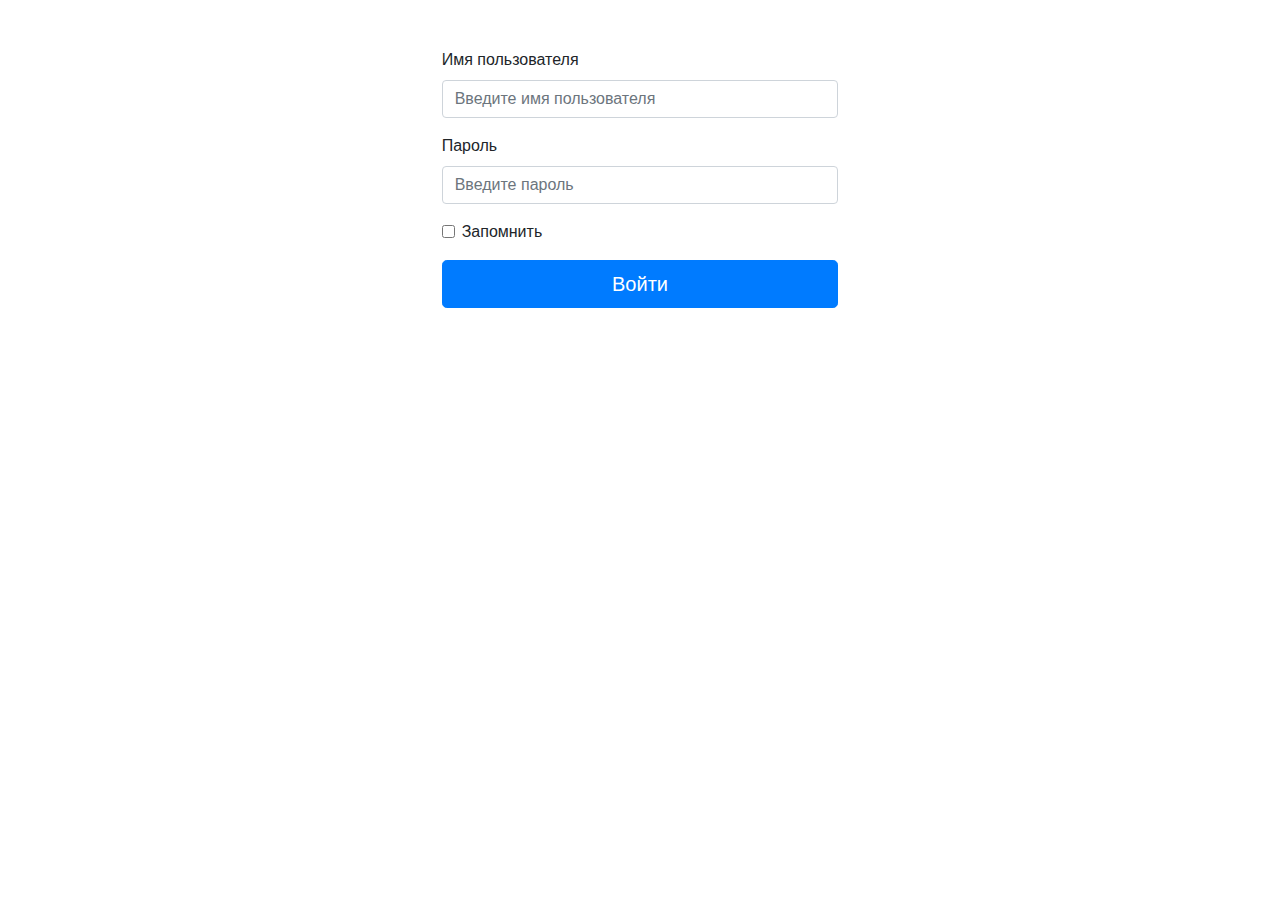
<file: client/index.html>
<!doctype html>
<html lang="ru">

<head>
	<title>Medical ERP</title>
	<meta charset="utf-8">
	<meta name="viewport" content="width=device-width, initial-scale=1, shrink-to-fit=no">
	<link rel="stylesheet" href="vendor/bootstrap/4.3.1/css/bootstrap.min.css">
	<link rel="stylesheet" href="vendor/fontawesome/5.8.1/css/fontawesome.css">
	<link rel="stylesheet" href="css/main.css">
	<link rel="icon" href="favicon.ico">
</head>

<body>

  <div id="app"></div>

	<!-- Vendor JavaScript -->
	<script src="vendor/jquery/3.4.0/jquery-3.4.0.slim.min.js"></script>
	<script src="vendor/bootstrap/4.3.1/js/bootstrap.bundle.min.js"></script>
	<script src="vendor/vue/2.6.10/vue.js"></script>
	<!-- Production version
    <script src="vendor/vue/2.6.10/vue.min.js"></script>
	-->
	<script src="vendor/moment/2.24/moment.min.js"></script>
	<script src="vendor/moment/2.22/ru.js"></script>
	<script src="vendor/vue-cookies/1.5.13/vue-cookies.js"></script>

	<script src="js/utils.js"></script>
	<script src="js/api.js"></script>
	<script src="js/components/calendar.js"></script>
  <script src="js/components/login.js"></script>
	<script src="js/components/user-info.js"></script>
	<script src="js/components/post-radios.js"></script>
	<script src="js/components/record.js"></script>
	<script src="js/components/week-days.js"></script>
	<script src="js/components/schedule-table.js"></script>
  <script src="js/components/registration.js"></script>
  <script src="js/app.js"></script>

	<script type="text/javascript">
		$(function() {
			$('[data-toggle="tooltip"]').tooltip()
		})
	</script>

</body>

</html>
</file>
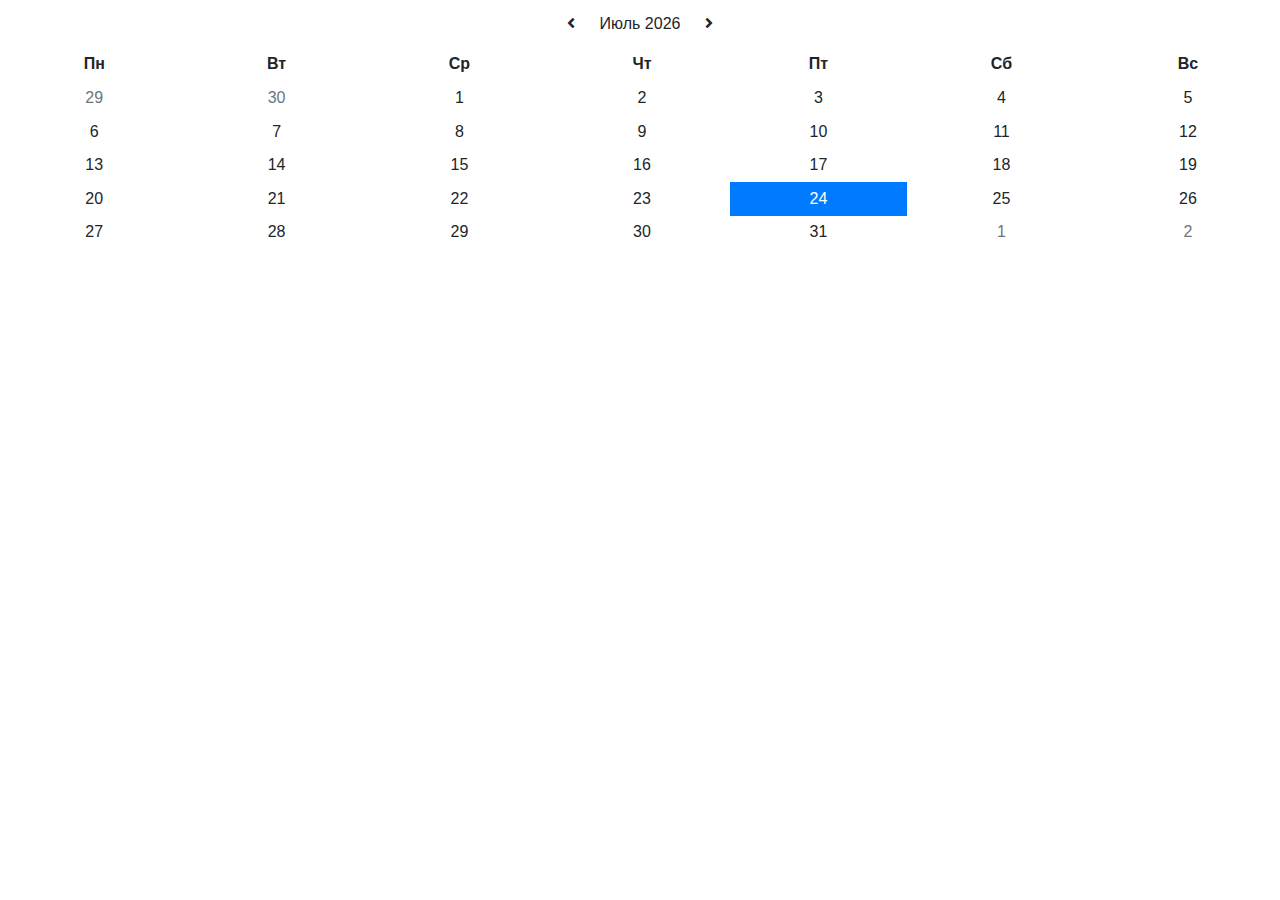
<file: markup/calendar.html>
<!doctype html>
<html lang="ru">

<head>
	<title>Medical ERP</title>
	<meta charset="utf-8">
	<meta name="viewport" content="width=device-width, initial-scale=1, shrink-to-fit=no">
	<link rel="stylesheet" href="vendor/bootstrap/4.3.1/css/bootstrap.min.css">
	<link rel="stylesheet" href="vendor/fontawesome/5.8.1/css/fontawesome.css">
	<link rel="stylesheet" href="css/main.css">
	<link rel="icon" href="favicon.ico">
</head>

<body>
	<div id="app">
		<calendar></calendar>
	</div>

	<!-- Vendor JavaScript -->
	<script src="vendor/jquery/3.4.0/jquery-3.4.0.slim.min.js"></script>
	<script src="vendor/bootstrap/4.3.1/js/bootstrap.bundle.min.js"></script>
	<script src="vendor/vue/2.6.10/vue.js"></script>
	<!-- Production version
    <script src="vendor/vue/2.6.10/vue.min.js"></script>
	-->
	<script src="vendor/moment/2.24/moment.min.js"></script>
	<script src="vendor/moment/2.22/ru.js"></script>

	<script src="js/utils.js"></script>

	<script src="js/components/calendar.js"></script>
	<script>
		'use strict';

		const app = new Vue({
			el: '#app',
		});
	</script>
</body>

</html>
</file>
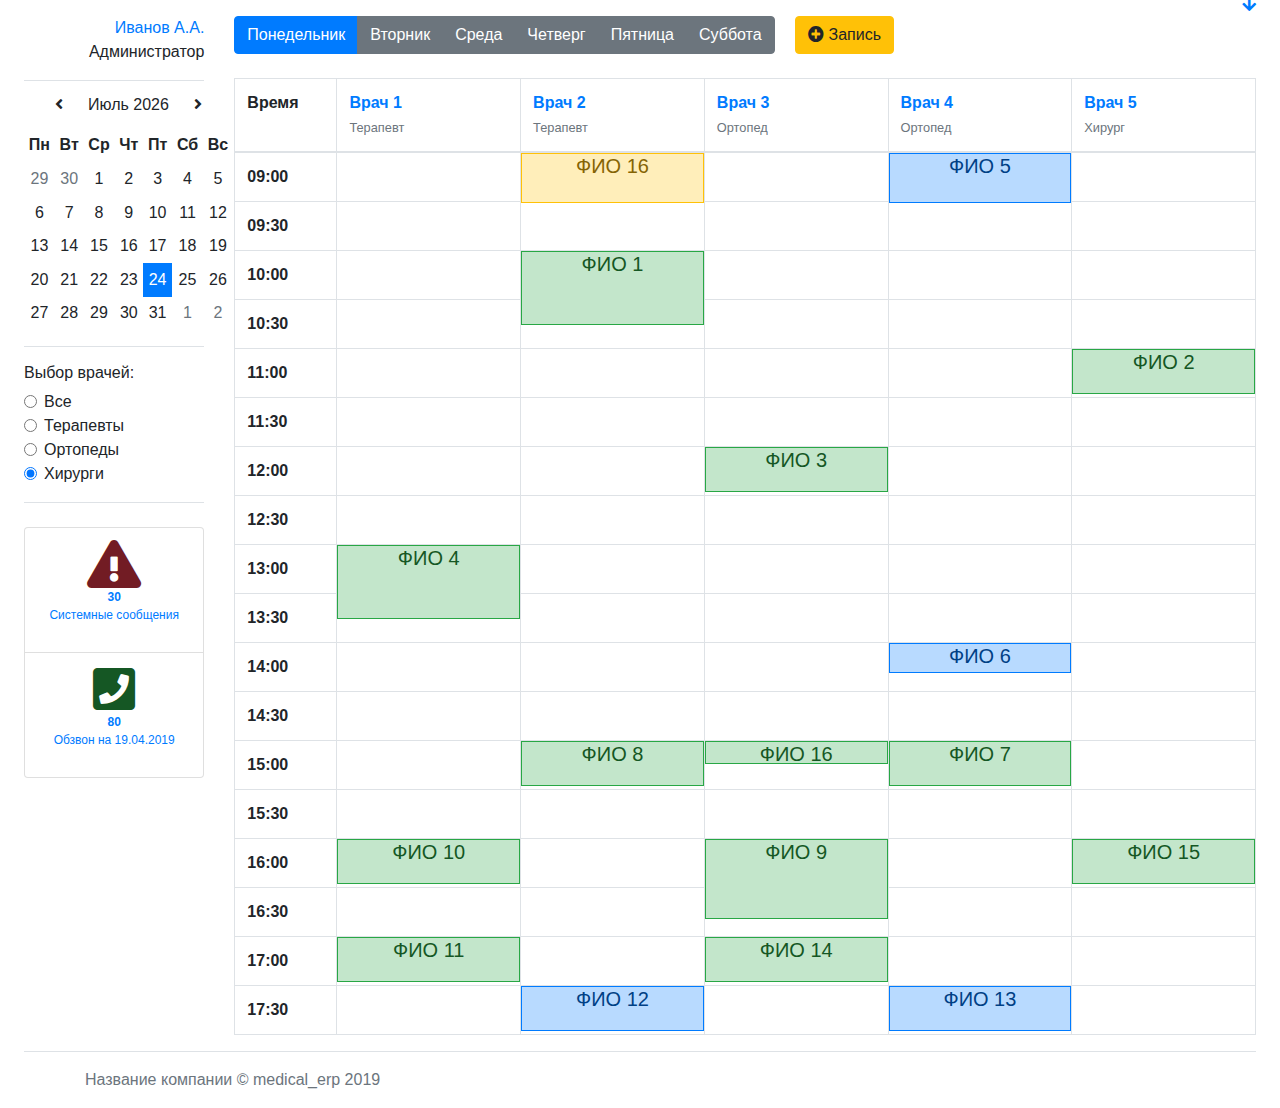
<file: markup/index_day.html>
<!doctype html>
<html lang="ru">

<head>
	<title>Medical ERP</title>
	<meta charset="utf-8">
	<meta name="viewport" content="width=device-width, initial-scale=1, shrink-to-fit=no">
	<link rel="stylesheet" href="vendor/bootstrap/4.3.1/css/bootstrap.min.css">
	<link rel="stylesheet" href="vendor/fontawesome/5.8.1/css/fontawesome.css">
	<link rel="stylesheet" href="css/main.css">
	<link rel="icon" href="favicon.ico">
</head>

<body class="d-flex flex-column h-100">

	<div id="app" class="px-4">

		<!--header start-->
		<header class=" hover ">
			<div class="row bg-white border-bottom">
				<div class="container">
					<h4 class="my-0 mr-md-auto font-weight-normal float-left">Название компании</h4>
					<nav class="float-right">
						<ol class="breadcrumb-med">
							<li class="breadcrumb-item"><a href="#">Главная</a></li>
							<li class="breadcrumb-item active" aria-current="page">Дневное расписание</li>
						</ol>
					</nav>
					<div class="clearfix"></div>
				</div>
			</div>
			<i class="fas fa-arrow-down float-right mr-5 text-primary"></i>
		</header>
		<!--header end-->
		<!--content start-->
		<main role="main" class="flex-shrink-0">
			<div class="row mt-3">

				<div class="col-12 col-md-2">
					<div class="border-bottom text-right">
						<a href="#" title="" alt="">Иванов А.А.</a>
						<p>Администратор</p>
					</div>
					<div class=" border-bottom box-shadow">
						<calendar></calendar>
					</div>
					<!--calendar-->
					<div class="border-bottom box-shadow py-3">
						<h6 class="font-weight-normal">Выбор врачей:</h6>
						<form>
							<div class="form-check">
								<input class="form-check-input" type="radio" name="exampleRadios" id="exampleRadios1" value="option1" checked>
								<label class="form-check-label" for="exampleRadios1">
									Все
								</label>
							</div>
							<div class="form-check">
								<input class="form-check-input" type="radio" name="exampleRadios" id="exampleRadios1" value="option1" checked>
								<label class="form-check-label" for="exampleRadios1">
									Терапевты
								</label>
							</div>
							<div class="form-check">
								<input class="form-check-input" type="radio" name="exampleRadios" id="exampleRadios1" value="option1" checked>
								<label class="form-check-label" for="exampleRadios1">
									Ортопеды
								</label>
							</div>
							<div class="form-check">
								<input class="form-check-input" type="radio" name="exampleRadios" id="exampleRadios1" value="option1" checked>
								<label class="form-check-label" for="exampleRadios1">
									Хирурги
								</label>
							</div>
						</form>
					</div>
					<!--фильтр-->

					<div class="mt-4 mb-2">
						<ul class="list-group notice text-center">
							<li class="list-group-item danger">
								<a href="#" title="" alt="" data-toggle="modal" data-target="#danger_notice">
									<p class="mb-0"><i class="fas fa-exclamation-triangle"></i></p>
									<p class="mb-0"><span>30</span></p>
									<p>Системные сообщения</p>
								</a>
							</li>
							<li class="list-group-item phone">
								<a href="#" title="" alt="" data-toggle="modal" data-target="#phone_notice">
									<p class="mb-0"><i class="fas fa-phone-square"></i></p>
									<p class="mb-0"><span>80</span></p>
									<p>Обзвон на 19.04.2019</p>
								</a>
							</li>
						</ul>

						<div class="modal fade" id="danger_notice" tabindex="-1" role="dialog" aria-labelledby="danger_notice" aria-hidden="true">
							<div class="modal-dialog modal-dialog-centered" role="document">
								<div class="modal-content">
									<div class="modal-header">
										<h5 class="modal-title" id="exampleModalLongTitle">Системные сообщения</h5>
										<button type="button" class="close" data-dismiss="modal" aria-label="Close">
											<span aria-hidden="true">&times;</span>
										</button>
									</div>
									<div class="modal-body">
										<ul class="list-group">
											<li class="list-group-item list-group-item-info">Оценка производительности 5</li>
											<li class="list-group-item list-group-item-danger">Обновление программы давно не выполнялось</li>
											<li class="list-group-item list-group-item-warning">Архивирование ИБ давно не выполнялось</li>
										</ul>
									</div>
									<div class="modal-footer">
										<button type="button" class="btn btn-secondary" data-dismiss="modal">Закрыть</button>
									</div>
								</div>
							</div>
						</div>

						<div class="modal fade" id="phone_notice" tabindex="-1" role="dialog" aria-labelledby="phone_notice" aria-hidden="true">
							<div class="modal-dialog modal-dialog-centered" role="document">
								<div class="modal-content">
									<div class="modal-header">
										<h5 class="modal-title" id="exampleModalLongTitle">Обзвон на 19.04.2019</h5>
										<button type="button" class="close" data-dismiss="modal" aria-label="Close">
											<span aria-hidden="true">&times;</span>
										</button>
									</div>
									<div class="modal-body">
										<ul class="list-group">
											<li class="list-group-item list-group-item-primary">
												<div class="input-group">
													<div class="m-1">
														<input id="fio1" type="checkbox" aria-label="Checkbox for following text input">
														<label class="m-0" for="fio1">ФИО 1 <strong>8-800-555-55-00</strong></label>
													</div>
												</div>
											</li>
											<li class="list-group-item list-group-item-secondary">
												<div class="input-group">
													<div class="m-1">
														<input id="fio1" type="checkbox" aria-label="Checkbox for following text input">
														<label class="m-0" for="fio1">ФИО 2 <strong>8-800-555-55-00</strong></label>
													</div>
												</div>
											</li>
											<li class="list-group-item list-group-item-success">
												<div class="input-group">
													<div class="m-1">
														<input id="fio1" type="checkbox" aria-label="Checkbox for following text input">
														<label class="m-0" for="fio1">ФИО 3 <strong>8-800-555-55-00</strong></label>
													</div>
												</div>
											</li>
											<li class="list-group-item list-group-item-danger">
												<div class="input-group">
													<div class="m-1">
														<input id="fio1" type="checkbox" aria-label="Checkbox for following text input">
														<label class="m-0" for="fio1">ФИО 4 <strong>8-800-555-55-00</strong></label>
													</div>
												</div>
											</li>
											<li class="list-group-item list-group-item-warning">
												<div class="input-group">
													<div class="m-1">
														<input id="fio1" type="checkbox" aria-label="Checkbox for following text input">
														<label class="m-0" for="fio1">ФИО 5 <strong>8-800-555-55-00</strong></label>
													</div>
												</div>
											</li>
											<li class="list-group-item list-group-item-info">
												<div class="input-group">
													<div class="m-1">
														<input id="fio1" type="checkbox" aria-label="Checkbox for following text input">
														<label class="m-0" for="fio1">ФИО 6 <strong>8-800-555-55-00</strong><label>
													</div>
												</div>
											</li>
											<li class="list-group-item list-group-item-light">
												<div class="input-group">
													<div class="m-1">
														<input id="fio1" type="checkbox" aria-label="Checkbox for following text input">
														<label class="m-0" for="fio1">ФИО 7 <strong>8-800-555-55-00</strong></label>
													</div>
												</div>
											</li>
											<li class="list-group-item list-group-item-dark">
												<div class="input-group">
													<div class="m-1">
														<input id="fio1" type="checkbox" aria-label="Checkbox for following text input">
														<label class="m-0" for="fio1">ФИО 8 <strong>8-800-555-55-00</strong></label>
													</div>
												</div>
											</li>
											<li class="list-group-item list-group-item-primary">
												<div class="input-group">
													<div class="m-1">
														<input id="fio1" type="checkbox" aria-label="Checkbox for following text input">
														<label class="m-0" for="fio1">ФИО 9 <strong>8-800-555-55-00</strong></label>
													</div>
												</div>
											</li>
											<li class="list-group-item list-group-item-secondary">
												<div class="input-group">
													<div class="m-1">
														<input id="fio1" type="checkbox" aria-label="Checkbox for following text input">
														<label class="m-0" for="fio1">ФИО 10 <strong>8-800-555-55-00</strong></label>
													</div>
												</div>
											</li>
											<li class="list-group-item list-group-item-success">
												<div class="input-group">
													<div class="m-1">
														<input id="fio1" type="checkbox" aria-label="Checkbox for following text input">
														<label class="m-0" for="fio1">ФИО 11 <strong>8-800-555-55-00</strong></label>
													</div>
												</div>
											</li>
											<li class="list-group-item list-group-item-danger">
												<div class="input-group">
													<div class="m-1">
														<input id="fio1" type="checkbox" aria-label="Checkbox for following text input">
														<label class="m-0" for="fio1">ФИО 12 <strong>8-800-555-55-00</strong></label>
													</div>
												</div>
											</li>
											<li class="list-group-item list-group-item-warning">
												<div class="input-group">
													<div class="m-1">
														<input id="fio1" type="checkbox" aria-label="Checkbox for following text input">
														<label class="m-0" for="fio1">ФИО 13 <strong>8-800-555-55-00</strong></label>
													</div>
												</div>
											</li>
											<li class="list-group-item list-group-item-info">
												<div class="input-group">
													<div class="m-1">
														<input id="fio1" type="checkbox" aria-label="Checkbox for following text input">
														<label class="m-0" for="fio1">ФИО 14 <strong>8-800-555-55-00</strong></label>
													</div>
												</div>
											</li>
											<li class="list-group-item list-group-item-light">
												<div class="input-group">
													<div class="m-1">
														<input id="fio1" type="checkbox" aria-label="Checkbox for following text input">
														<label class="m-0" for="fio1">ФИО 15 <strong>8-800-555-55-00</strong></label>
													</div>
												</div>
											</li>
											<li class="list-group-item list-group-item-dark">
												<div class="input-group">
													<div class="m-1">
														<input id="fio1" type="checkbox" aria-label="Checkbox for following text input">
														<label class="m-0" for="fio1">ФИО 16 <strong>8-800-555-55-00</strong></label>
													</div>
												</div>
											</li>
										</ul>
									</div>
									<div class="modal-footer">
										<button type="button" class="btn btn-secondary" data-dismiss="modal">Закрыть</button>
									</div>
								</div>
							</div>
						</div>
					</div>
				</div>

				<div class="col-12 col-md-10 ">
					<div class="w-100">
						<span class="btn-group">
							<button type="button" class="btn btn-primary ">Понедельник</button>
							<button type="button" class="btn btn-secondary ">Вторник</button>
							<button type="button" class="btn btn-secondary ">Среда</button>
							<button type="button" class="btn btn-secondary ">Четверг</button>
							<button type="button" class="btn btn-secondary ">Пятница</button>
							<button type="button" class="btn btn-secondary ">Суббота</button>
						</span>
						<button type="button" class="btn btn-warning ml-3" data-toggle="modal" data-target="#entry"><i class="fas fa-plus-circle"></i> Запись</button>

						<div class="modal fade" id="entry" tabindex="-1" role="dialog" aria-labelledby="entry" aria-hidden="true">
							<div class="modal-dialog modal-dialog-centered" role="document">
								<div class="modal-content">
									<div class="modal-header">
										<h5 class="modal-title" id="exampleModalLongTitle">Запись на прием</h5>
										<button type="button" class="close" data-dismiss="modal" aria-label="Close">
											<span aria-hidden="true">&times;</span>
										</button>
									</div>
									<div class="modal-body">
										<form>
											<div class="form-group">
												<label for="exampleInputEmail1">ФИО</label>
												<input type="text" class="form-control" id="exampleInputEmail1" aria-describedby="emailHelp" placeholder="Введите имя пользователя">
											</div>
											<div class="form-group">
												<label for="examplePhone1">Телефон</label>
												<input type="tel" class="form-control" id="examplePhone1" aria-describedby="emailHelp" placeholder="Введите номер телефона">
											</div>
											<div class="form-group">
												<select id="inputState" class="form-control">
													<option selected>Запись...</option>
													<option>Первичный осмотр</option>
													<option>Повторный осмотр</option>
													<option>Протезирование</option>
												</select>
											</div>
											<div class="form-group">
												<select id="inputState" class="form-control">
													<option selected>Врач...</option>
													<option>Врач1</option>
													<option>Врач2</option>
													<option>Врач3</option>
													<option>Врач4</option>
												</select>
											</div>
											<p>Дата приема: 19.04.2019</p>
											<p>Начало приема:</p>
											<div class="form-row">
												<div class="form-group col-4">
													<select id="time_start" class="form-control">
														<option selected>Часы</option>
														<option>09</option>
														<option>10</option>
														<option>11</option>
														<option>12</option>
														<option>13</option>
														<option>14</option>
														<option>15</option>
														<option>16</option>
														<option>17</option>
														<option>18</option>
													</select>
												</div>
												<div class="form-group col-4">
													<select id="time_start" class="form-control">
														<option selected>Минуты</option>
														<option>00</option>
														<option>05</option>
														<option>10</option>
														<option>15</option>
														<option>20</option>
														<option>25</option>
														<option>30</option>
														<option>35</option>
														<option>40</option>
														<option>45</option>
														<option>50</option>
														<option>55</option>
													</select>
												</div>
											</div>
											<p>Окончание приема:</p>
											<div class="form-row">
												<div class="form-group col-4">
													<select id="time_start" class="form-control">
														<option selected>Часы</option>
														<option>09</option>
														<option>10</option>
														<option>11</option>
														<option>12</option>
														<option>13</option>
														<option>14</option>
														<option>15</option>
														<option>16</option>
														<option>17</option>
														<option>18</option>
													</select>
												</div>
												<div class="form-group col-4">
													<select id="time_start" class="form-control">
														<option selected>Минуты</option>
														<option>00</option>
														<option>05</option>
														<option>10</option>
														<option>15</option>
														<option>20</option>
														<option>25</option>
														<option>30</option>
														<option>35</option>
														<option>40</option>
														<option>45</option>
														<option>50</option>
														<option>55</option>
													</select>
												</div>
											</div>
											<button type="submit" class="btn btn-warning">Записать</button>
										</form>
									</div>
									<div class="modal-footer">
										<button type="button" class="btn btn-secondary" data-dismiss="modal">Закрыть</button>
									</div>
								</div>
							</div>
						</div>

					</div>
					<!--buttons-->
					<br />
					<div class="table-responsive">
						<table class="table table-bordered table-hover timetable">
							<thead>
								<tr>
									<th scope="col" class="time">Время<br /><small class="text-muted">&nbsp;</small></th>
									<th scope="col" class="doctor"><a href="#" title="" alt="">Врач 1 <br /><small class="text-muted">Терапевт</small></a></th>
									<th scope="col" class="doctor"><a href="#" title="" alt="">Врач 2<br /><small class="text-muted">Терапевт</small></a></th>
									<th scope="col" class="doctor"><a href="#" title="" alt="">Врач 3<br /><small class="text-muted">Ортопед</small></a></th>
									<th scope="col" class="doctor"><a href="#" title="" alt="">Врач 4<br /><small class="text-muted">Ортопед</small></a></th>
									<th scope="col" class="doctor"><a href="#" title="" alt="">Врач 5<br /><small class="text-muted">Хирург</small></a></th>
								</tr>
							</thead>
							<tbody>
								<tr>
									<th scope="row">09:00</th>
									<td></td>
									<td>
										<div data-toggle="tooltip" data-placement="top" title="Фамилия Имя Отчество Первичный осмотр. 09:00 - 09:50 тел. 8-800-555-55-00" class="item-card list-group-item-warning w-100 border border-warning zindex-fixed" style="height:50px;">
											<div class="text-center mx-auto">
												<h5 class="m-0">ФИО 16</h5>
											</div>
										</div>
									</td>
									<td></td>
									<td>
										<div data-toggle="tooltip" data-placement="top" title="Фамилия Имя Отчество Повторный осмотр. 09:00 - 09:50 тел. 8-800-555-55-00" class="item-card list-group-item-primary w-100 border border-primary zindex-fixed" style="height:50px;">
											<div class="text-center mx-auto">
												<h5 class="m-0">ФИО 5</h5>
											</div>
										</div>
									</td>
									<td></td>
								</tr>
								<tr>
									<th scope="row">09:30</th>
									<td></td>
									<td></td>
									<td></td>
									<td></td>
									<td></td>
								</tr>
								<tr>
									<th scope="row">10:00</th>
									<td></td>
									<td>
										<div data-toggle="tooltip" data-placement="top" title="Фамилия Имя Отчество Протезирование. 10:00 - 11:30 тел. 8-800-555-55-00" class="item-card list-group-item-success w-100 border border-success zindex-fixed" style="height:74px;">
											<div class="text-center mx-auto">
												<h5 class="m-0">ФИО 1</h5>
											</div>
										</div>
									</td>
									<td></td>
									<td></td>
									<td></td>
								</tr>
								<tr>
									<th scope="row">10:30</th>
									<td></td>
									<td></td>
									<td></td>
									<td></td>
									<td></td>
								</tr>
								<tr>
									<th scope="row">11:00</th>
									<td></td>
									<td></td>
									<td></td>
									<td></td>
									<td>
										<div data-toggle="tooltip" data-placement="top" title="Фамилия Имя Отчество Протезирование. 11:00 - 11:30 тел. 8-800-555-55-00" class="item-card list-group-item-success w-100 border border-success zindex-fixed" style="height:45px;">
											<div class="text-center mx-auto">
												<h5 class="m-0">ФИО 2</h5>
											</div>
										</div>
									</td>
								</tr>
								<tr>
									<th scope="row">11:30</th>
									<td></td>
									<td></td>
									<td></td>
									<td></td>
									<td></td>
								</tr>
								<tr>
									<th scope="row">12:00</th>
									<td></td>
									<td></td>
									<td>
										<div data-toggle="tooltip" data-placement="top" title="Фамилия Имя Отчество Протезирование. 12:00 - 12:30 тел. 8-800-555-55-00" class="item-card list-group-item-success w-100 border border-success zindex-fixed" style="height:45px;">
											<div class="text-center mx-auto">
												<h5 class="m-0">ФИО 3</h5>
											</div>
										</div>
									</td>
									<td></td>
									<td></td>
								</tr>
								<tr>
									<th scope="row">12:30</th>
									<td></td>
									<td></td>
									<td></td>
									<td></td>
									<td></td>
								</tr>
								<tr>
									<th scope="row">13:00</th>
									<td>
										<div data-toggle="tooltip" data-placement="top" title="Фамилия Имя Отчество Протезирование. 13:00 - 14:30 тел. 8-800-555-55-00" class="item-card list-group-item-success w-100 border border-success zindex-fixed" style="height:74px;">
											<div class="text-center mx-auto">
												<h5 class="m-0">ФИО 4</h5>
											</div>
										</div>
									</td>
									<td></td>
									<td></td>
									<td></td>
									<td></td>
								</tr>
								<tr>
									<th scope="row">13:30</th>
									<td></td>
									<td></td>
									<td></td>
									<td></td>
									<td></td>
								</tr>
								<tr>
									<th scope="row">14:00</th>
									<td></td>
									<td></td>
									<td></td>
									<td>
										<div data-toggle="tooltip" data-placement="top" title="Фамилия Имя Отчество Повторный осмотр. 14:00 - 14:35 тел. 8-800-555-55-00" class="item-card list-group-item-primary w-100 border border-primary zindex-fixed" style="height:30px;">
											<div class="text-center mx-auto">
												<h5 class="m-0">ФИО 6</h5>
											</div>
										</div>
									</td>
									<td></td>
								</tr>
								<tr>
									<th scope="row">14:30</th>
									<td></td>
									<td></td>
									<td></td>
									<td></td>
									<td></td>
								</tr>
								<tr>
									<th scope="row">15:00</th>
									<td></td>
									<td>
										<div data-toggle="tooltip" data-placement="top" title="Фамилия Имя Отчество Протезирование. 15:00 - 15:30 тел. 8-800-555-55-00" class="item-card list-group-item-success w-100 border border-success zindex-fixed" style="height:45px;">
											<div class="text-center mx-auto">
												<h5 class="m-0">ФИО 8</h5>
											</div>
										</div>
									</td>
									<td>
										<div data-toggle="tooltip" data-placement="top" title="Фамилия Имя Отчество Протезирование. 20:30 - 21:00 тел. 8-800-555-55-00" class="item-card list-group-item-success w-100 border border-success zindex-fixed" style="height:23px;">
											<div class="text-center mx-auto">
												<h5 class="m-0">ФИО 16</h5>
											</div>
										</div>
									</td>
									<td>
										<div data-toggle="tooltip" data-placement="top" title="Фамилия Имя Отчество Протезирование. 15:00 - 15:30 тел. 8-800-555-55-00" class="item-card list-group-item-success w-100 border border-success zindex-fixed" style="height:45px;">
											<div class="text-center mx-auto">
												<h5 class="m-0">ФИО 7</h5>
											</div>
										</div>
									</td>
									<td></td>
								</tr>
								<tr>
									<th scope="row">15:30</th>
									<td></td>
									<td></td>
									<td></td>
									<td></td>
									<td></td>
								</tr>
								<tr>
									<th scope="row">16:00</th>
									<td>
										<div data-toggle="tooltip" data-placement="top" title="Фамилия Имя Отчество Протезирование. 16:00 - 16:30 тел. 8-800-555-55-00" class="item-card list-group-item-success w-100 border border-success zindex-fixed" style="height:45px;">
											<div class="text-center mx-auto">
												<h5 class="m-0">ФИО 10</h5>
											</div>
										</div>
									</td>
									<td></td>
									<td>
										<div data-toggle="tooltip" data-placement="top" title="Фамилия Имя Отчество Протезирование. 16:00 - 17:30 тел. 8-800-555-55-00" class="item-card list-group-item-success w-100 border border-success zindex-fixed" style="height:80px;">
											<div class="text-center mx-auto">
												<h5 class="m-0">ФИО 9</h5>
											</div>
										</div>
									</td>
									<td></td>
									<td>
										<div data-toggle="tooltip" data-placement="top" title="Фамилия Имя Отчество Протезирование. 20:00 - 20:30 тел. 8-800-555-55-00" class="item-card list-group-item-success w-100 border border-success zindex-fixed" style="height:45px;">
											<div class="text-center mx-auto">
												<h5 class="m-0">ФИО 15</h5>
											</div>
										</div>
									</td>
								</tr>
								<tr>
									<th scope="row">16:30</th>
									<td></td>
									<td></td>
									<td></td>
									<td></td>
									<td></td>
								</tr>
								<tr>
									<th scope="row">17:00</th>
									<td>
										<div data-toggle="tooltip" data-placement="top" title="Фамилия Имя Отчество Протезирование. 17:00 - 17:30 тел. 8-800-555-55-00" class="item-card list-group-item-success w-100 border border-success zindex-fixed" style="height:45px;">
											<div class="text-center mx-auto">
												<h5 class="m-0">ФИО 11</h5>
											</div>
										</div>
									</td>
									<td></td>
									<td>
										<div data-toggle="tooltip" data-placement="top" title="Фамилия Имя Отчество Протезирование. 20:00 - 20:30 тел. 8-800-555-55-00" class="item-card list-group-item-success w-100 border border-success zindex-fixed" style="height:45px;">
											<div class="text-center mx-auto">
												<h5 class="m-0">ФИО 14</h5>
											</div>
										</div>
									</td>
									<td></td>
									<td></td>
								</tr>
								<tr>
									<th scope="row">17:30</th>
									<td></td>
									<td>
										<div data-toggle="tooltip" data-placement="top" title="Фамилия Имя Отчество Повторный осмотр. 18:00 - 19:10 тел. 8-800-555-55-00" class="item-card list-group-item-primary w-100 border border-primary zindex-fixed" style="height:45px;">
											<div class="text-center mx-auto">
												<h5 class="m-0">ФИО 12</h5>
											</div>
										</div>
									</td>
									<td></td>
									<td>
										<div data-toggle="tooltip" data-placement="top" title="Фамилия Имя Отчество Повторный осмотр. 20:00 - 21:00 тел. 8-800-555-55-00" class="item-card list-group-item-primary w-100 border border-primary zindex-fixed" style="height:45px;">
											<div class="text-center mx-auto">
												<h5 class="m-0">ФИО 13</h5>
											</div>
										</div>
									</td>
									<td></td>
								</tr>
							</tbody>
						</table>
					</div>
				</div>

			</div>
			<!--row-->
		</main>
		<!--main-->
		<!--content end-->
		<!--footer start-->
		<footer class="footer mt-auto py-3 border-top">
			<div class="container">
				<span class="text-muted">Название компании &COPY; medical_erp 2019</span>
			</div>
		</footer>
		<!--footer end-->

	</div>

	<!-- Vendor JavaScript -->
	<script src="vendor/jquery/3.4.0/jquery-3.4.0.slim.min.js"></script>
	<script src="vendor/bootstrap/4.3.1/js/bootstrap.bundle.min.js"></script>
	<script src="vendor/vue/2.6.10/vue.js"></script>
	<!-- Production version
    <script src="vendor/vue/2.6.10/vue.min.js"></script>
	-->
	<script src="vendor/moment/2.24/moment.min.js"></script>
	<script src="vendor/moment/2.22/ru.js"></script>

	<script src="js/utils.js"></script>

	<script src="js/components/calendar.js"></script>
	<script>
		'use strict';

		const app = new Vue({
			el: '#app',
		});
	</script>

	<script type="text/javascript">
		$(function() {
			$('[data-toggle="tooltip"]').tooltip()
		})
	</script>
</body>

</html>
</file>
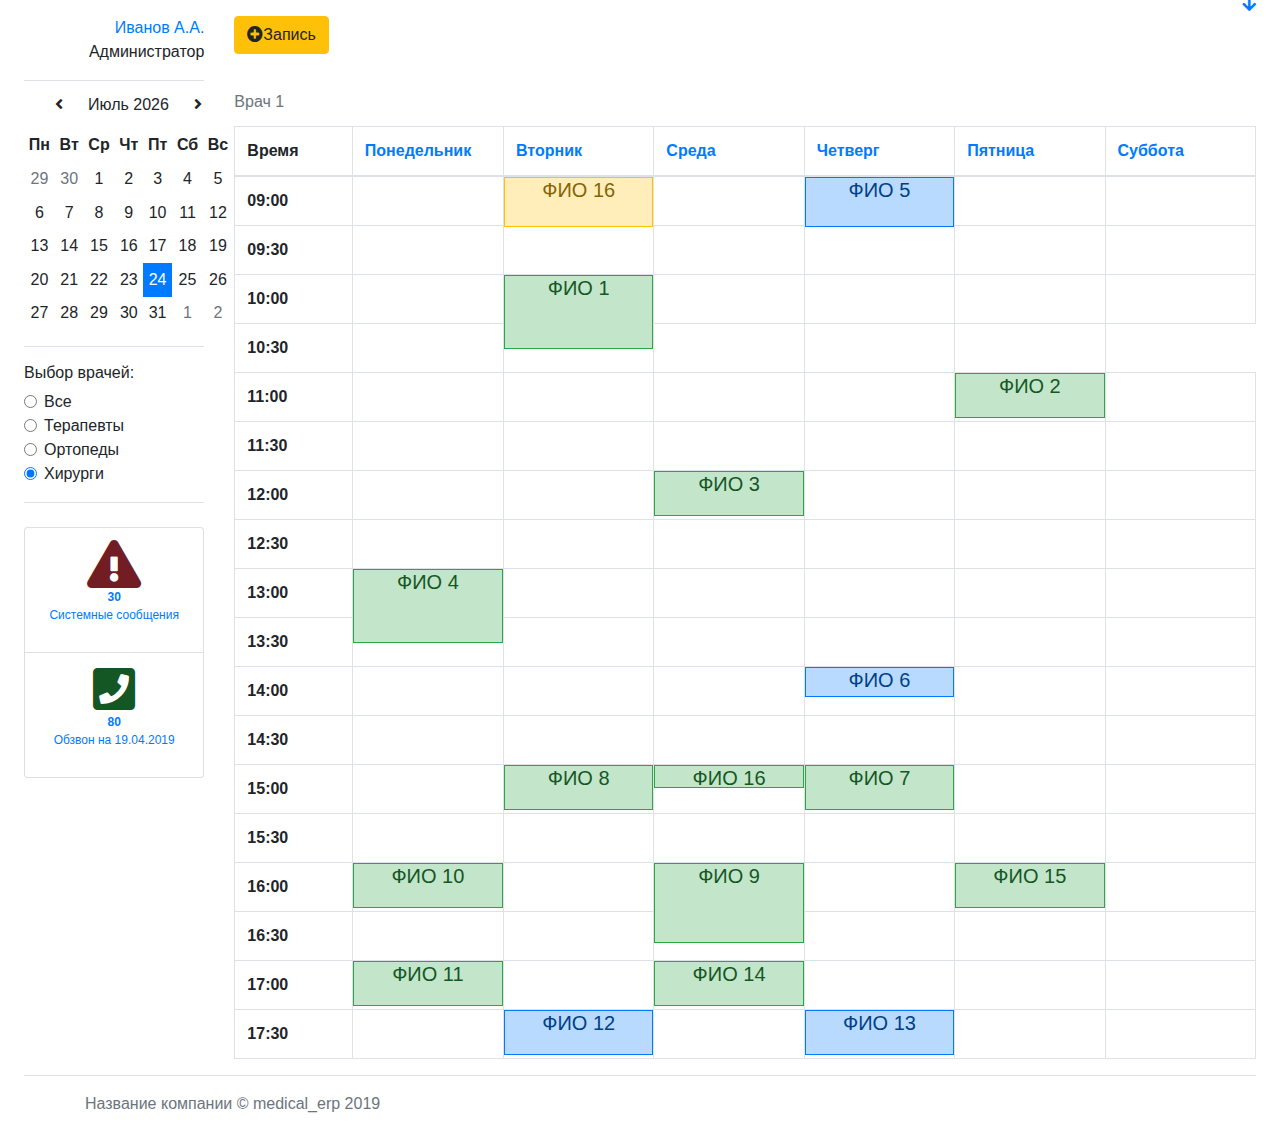
<file: markup/index_week.html>
<!doctype html>
<html lang="ru">

<head>
	<title>Medical ERP</title>
	<meta charset="utf-8">
	<meta name="viewport" content="width=device-width, initial-scale=1, shrink-to-fit=no">
	<link rel="stylesheet" href="vendor/bootstrap/4.3.1/css/bootstrap.min.css">
	<link rel="stylesheet" href="vendor/fontawesome/5.8.1/css/fontawesome.css">
	<link rel="stylesheet" href="css/main.css">
	<link rel="icon" href="favicon.ico">
</head>

<body class="d-flex flex-column h-100">

	<div id="app" class="px-4">

		<!--header start-->
		<header class=" hover ">
			<div class="row bg-white border-bottom">
				<div class="container">
					<h4 class="my-0 mr-md-auto font-weight-normal float-left">Название компании</h4>
					<nav class="float-right">
						<ol class="breadcrumb-med">
							<li class="breadcrumb-item"><a href="#">Главная</a></li>
							<li class="breadcrumb-item active" aria-current="page">Недельное расписание</li>
						</ol>
					</nav>
					<div class="clearfix"></div>
				</div>

			</div>
			<i class="fas fa-arrow-down float-right mr-5 text-primary"></i>
		</header>
		<!--header end-->
		<!--content start-->
		<main role="main" class="flex-shrink-0">
			<div class="row mt-3">

				<div class="col-12 col-md-2">
					<div class="border-bottom text-right">
						<a href="#" title="" alt="">Иванов А.А.</a>
						<p>Администратор</p>
					</div>
					<div class=" border-bottom box-shadow">
						<calendar></calendar>
					</div>
					<!--calendar-->
					<div class="border-bottom box-shadow py-3">
						<h6 class="font-weight-normal">Выбор врачей:</h6>
						<form>
							<div class="form-check">
								<input class="form-check-input" type="radio" name="exampleRadios" id="exampleRadios1" value="option1" checked>
								<label class="form-check-label" for="exampleRadios1">
									Все
								</label>
							</div>
							<div class="form-check">
								<input class="form-check-input" type="radio" name="exampleRadios" id="exampleRadios1" value="option1" checked>
								<label class="form-check-label" for="exampleRadios1">
									Терапевты
								</label>
							</div>
							<div class="form-check">
								<input class="form-check-input" type="radio" name="exampleRadios" id="exampleRadios1" value="option1" checked>
								<label class="form-check-label" for="exampleRadios1">
									Ортопеды
								</label>
							</div>
							<div class="form-check">
								<input class="form-check-input" type="radio" name="exampleRadios" id="exampleRadios1" value="option1" checked>
								<label class="form-check-label" for="exampleRadios1">
									Хирурги
								</label>
							</div>
						</form>
					</div>
					<!--фильтр-->

					<div class="mt-4 mb-2">
						<ul class="list-group notice text-center">
							<li class="list-group-item danger">
								<a href="#" title="" alt="" data-toggle="modal" data-target="#danger_notice">
									<p class="mb-0"><i class="fas fa-exclamation-triangle"></i></p>
									<p class="mb-0"><span>30</span></p>
									<p>Системные сообщения</p>
								</a>
							</li>
							<li class="list-group-item phone">
								<a href="#" title="" alt="" data-toggle="modal" data-target="#phone_notice">
									<p class="mb-0"><i class="fas fa-phone-square"></i></p>
									<p class="mb-0"><span>80</span></p>
									<p>Обзвон на 19.04.2019</p>
								</a>
							</li>
						</ul>

						<div class="modal fade" id="danger_notice" tabindex="-1" role="dialog" aria-labelledby="danger_notice" aria-hidden="true">
							<div class="modal-dialog modal-dialog-centered" role="document">
								<div class="modal-content">
									<div class="modal-header">
										<h5 class="modal-title" id="exampleModalLongTitle">Системные сообщения</h5>
										<button type="button" class="close" data-dismiss="modal" aria-label="Close">
											<span aria-hidden="true">&times;</span>
										</button>
									</div>
									<div class="modal-body">
										<ul class="list-group">
											<li class="list-group-item list-group-item-info">Оценка производительности 5</li>
											<li class="list-group-item list-group-item-danger">Обновление программы давно не выполнялось</li>
											<li class="list-group-item list-group-item-warning">Архивирование ИБ давно не выполнялось</li>
										</ul>
									</div>
									<div class="modal-footer">
										<button type="button" class="btn btn-secondary" data-dismiss="modal">Закрыть</button>
									</div>
								</div>
							</div>
						</div>

						<div class="modal fade" id="phone_notice" tabindex="-1" role="dialog" aria-labelledby="phone_notice" aria-hidden="true">
							<div class="modal-dialog modal-dialog-centered" role="document">
								<div class="modal-content">
									<div class="modal-header">
										<h5 class="modal-title" id="exampleModalLongTitle">Обзвон на 19.04.2019</h5>
										<button type="button" class="close" data-dismiss="modal" aria-label="Close">
											<span aria-hidden="true">&times;</span>
										</button>
									</div>
									<div class="modal-body">
										<ul class="list-group">
											<li class="list-group-item list-group-item-primary">
												<div class="input-group">
													<div class="m-1">
														<input id="fio1" type="checkbox" aria-label="Checkbox for following text input">
														<label class="m-0" for="fio1">ФИО 1 <strong>8-800-555-55-00</strong></label>
													</div>
												</div>
											</li>
											<li class="list-group-item list-group-item-secondary">
												<div class="input-group">
													<div class="m-1">
														<input id="fio1" type="checkbox" aria-label="Checkbox for following text input">
														<label class="m-0" for="fio1">ФИО 2 <strong>8-800-555-55-00</strong></label>
													</div>
												</div>
											</li>
											<li class="list-group-item list-group-item-success">
												<div class="input-group">
													<div class="m-1">
														<input id="fio1" type="checkbox" aria-label="Checkbox for following text input">
														<label class="m-0" for="fio1">ФИО 3 <strong>8-800-555-55-00</strong></label>
													</div>
												</div>
											</li>
											<li class="list-group-item list-group-item-danger">
												<div class="input-group">
													<div class="m-1">
														<input id="fio1" type="checkbox" aria-label="Checkbox for following text input">
														<label class="m-0" for="fio1">ФИО 4 <strong>8-800-555-55-00</strong></label>
													</div>
												</div>
											</li>
											<li class="list-group-item list-group-item-warning">
												<div class="input-group">
													<div class="m-1">
														<input id="fio1" type="checkbox" aria-label="Checkbox for following text input">
														<label class="m-0" for="fio1">ФИО 5 <strong>8-800-555-55-00</strong></label>
													</div>
												</div>
											</li>
											<li class="list-group-item list-group-item-info">
												<div class="input-group">
													<div class="m-1">
														<input id="fio1" type="checkbox" aria-label="Checkbox for following text input">
														<label class="m-0" for="fio1">ФИО 6 <strong>8-800-555-55-00</strong><label>
													</div>
												</div>
											</li>
											<li class="list-group-item list-group-item-light">
												<div class="input-group">
													<div class="m-1">
														<input id="fio1" type="checkbox" aria-label="Checkbox for following text input">
														<label class="m-0" for="fio1">ФИО 7 <strong>8-800-555-55-00</strong></label>
													</div>
												</div>
											</li>
											<li class="list-group-item list-group-item-dark">
												<div class="input-group">
													<div class="m-1">
														<input id="fio1" type="checkbox" aria-label="Checkbox for following text input">
														<label class="m-0" for="fio1">ФИО 8 <strong>8-800-555-55-00</strong></label>
													</div>
												</div>
											</li>
											<li class="list-group-item list-group-item-primary">
												<div class="input-group">
													<div class="m-1">
														<input id="fio1" type="checkbox" aria-label="Checkbox for following text input">
														<label class="m-0" for="fio1">ФИО 9 <strong>8-800-555-55-00</strong></label>
													</div>
												</div>
											</li>
											<li class="list-group-item list-group-item-secondary">
												<div class="input-group">
													<div class="m-1">
														<input id="fio1" type="checkbox" aria-label="Checkbox for following text input">
														<label class="m-0" for="fio1">ФИО 10 <strong>8-800-555-55-00</strong></label>
													</div>
												</div>
											</li>
											<li class="list-group-item list-group-item-success">
												<div class="input-group">
													<div class="m-1">
														<input id="fio1" type="checkbox" aria-label="Checkbox for following text input">
														<label class="m-0" for="fio1">ФИО 11 <strong>8-800-555-55-00</strong></label>
													</div>
												</div>
											</li>
											<li class="list-group-item list-group-item-danger">
												<div class="input-group">
													<div class="m-1">
														<input id="fio1" type="checkbox" aria-label="Checkbox for following text input">
														<label class="m-0" for="fio1">ФИО 12 <strong>8-800-555-55-00</strong></label>
													</div>
												</div>
											</li>
											<li class="list-group-item list-group-item-warning">
												<div class="input-group">
													<div class="m-1">
														<input id="fio1" type="checkbox" aria-label="Checkbox for following text input">
														<label class="m-0" for="fio1">ФИО 13 <strong>8-800-555-55-00</strong></label>
													</div>
												</div>
											</li>
											<li class="list-group-item list-group-item-info">
												<div class="input-group">
													<div class="m-1">
														<input id="fio1" type="checkbox" aria-label="Checkbox for following text input">
														<label class="m-0" for="fio1">ФИО 14 <strong>8-800-555-55-00</strong></label>
													</div>
												</div>
											</li>
											<li class="list-group-item list-group-item-light">
												<div class="input-group">
													<div class="m-1">
														<input id="fio1" type="checkbox" aria-label="Checkbox for following text input">
														<label class="m-0" for="fio1">ФИО 15 <strong>8-800-555-55-00</strong></label>
													</div>
												</div>
											</li>
											<li class="list-group-item list-group-item-dark">
												<div class="input-group">
													<div class="m-1">
														<input id="fio1" type="checkbox" aria-label="Checkbox for following text input">
														<label class="m-0" for="fio1">ФИО 16 <strong>8-800-555-55-00</strong></label>
													</div>
												</div>
											</li>
										</ul>
									</div>
									<div class="modal-footer">
										<button type="button" class="btn btn-secondary" data-dismiss="modal">Закрыть</button>
									</div>
								</div>
							</div>
						</div>
					</div>
				</div>

				<div class="col-12 col-md-10 ">
					<div class="w-100">
						<button type="button" class="btn btn-warning" data-toggle="modal" data-target="#entry"><i class="fas fa-plus-circle"></i>Запись</button>

						<div class="modal fade" id="entry" tabindex="-1" role="dialog" aria-labelledby="entry" aria-hidden="true">
							<div class="modal-dialog modal-dialog-centered" role="document">
								<div class="modal-content">
									<div class="modal-header">
										<h5 class="modal-title" id="exampleModalLongTitle">Запись на прием</h5>
										<button type="button" class="close" data-dismiss="modal" aria-label="Close">
											<span aria-hidden="true">&times;</span>
										</button>
									</div>
									<div class="modal-body">
										<form>
											<div class="form-group">
												<label for="exampleInputEmail1">ФИО</label>
												<input type="text" class="form-control" id="exampleInputEmail1" aria-describedby="emailHelp" placeholder="Введите имя пользователя">
											</div>
											<div class="form-group">
												<label for="examplePhone1">Телефон</label>
												<input type="tel" class="form-control" id="examplePhone1" aria-describedby="emailHelp" placeholder="Введите номер телефона">
											</div>
											<div class="form-group">
												<select id="inputState" class="form-control">
													<option selected>Запись...</option>
													<option>Первичный осмотр</option>
													<option>Повторный осмотр</option>
													<option>Протезирование</option>
												</select>
											</div>
											<div class="form-group">
												<select id="inputState" class="form-control">
													<option selected>Врач...</option>
													<option>Врач1</option>
													<option>Врач2</option>
													<option>Врач3</option>
													<option>Врач4</option>
												</select>
											</div>
											<p>Дата приема: 19.04.2019</p>
											<p>Начало приема:</p>
											<div class="form-row">
												<div class="form-group col-4">
													<select id="time_start" class="form-control">
														<option selected>Часы</option>
														<option>09</option>
														<option>10</option>
														<option>11</option>
														<option>12</option>
														<option>13</option>
														<option>14</option>
														<option>15</option>
														<option>16</option>
														<option>17</option>
														<option>18</option>
													</select>
												</div>
												<div class="form-group col-4">
													<select id="time_start" class="form-control">
														<option selected>Минуты</option>
														<option>00</option>
														<option>05</option>
														<option>10</option>
														<option>15</option>
														<option>20</option>
														<option>25</option>
														<option>30</option>
														<option>35</option>
														<option>40</option>
														<option>45</option>
														<option>50</option>
														<option>55</option>
													</select>
												</div>
											</div>
											<p>Окончание приема:</p>
											<div class="form-row">
												<div class="form-group col-4">
													<select id="time_start" class="form-control">
														<option selected>Часы</option>
														<option>09</option>
														<option>10</option>
														<option>11</option>
														<option>12</option>
														<option>13</option>
														<option>14</option>
														<option>15</option>
														<option>16</option>
														<option>17</option>
														<option>18</option>
													</select>
												</div>
												<div class="form-group col-4">
													<select id="time_start" class="form-control">
														<option selected>Минуты</option>
														<option>00</option>
														<option>05</option>
														<option>10</option>
														<option>15</option>
														<option>20</option>
														<option>25</option>
														<option>30</option>
														<option>35</option>
														<option>40</option>
														<option>45</option>
														<option>50</option>
														<option>55</option>
													</select>
												</div>
											</div>
											<button type="submit" class="btn btn-warning">Записать</button>
										</form>
									</div>
									<div class="modal-footer">
										<button type="button" class="btn btn-secondary" data-dismiss="modal">Закрыть</button>
									</div>
								</div>
							</div>
						</div>

					</div>
					<!--buttons-->
					<br />
					<div class="table-responsive">
						<table class="table table-bordered table-hover timetable_week">
							<caption>Врач 1</caption>
							<thead>
								<tr>
									<th scope="col" class="time">Время</th>
									<th scope="col" class="doctor"><a href="index_day.html" alt="" title="">Понедельник</a></th>
									<th scope="col" class="doctor"><a href="#" alt="" title="">Вторник</a></th>
									<th scope="col" class="doctor"><a href="#" alt="" title="">Среда</a></th>
									<th scope="col" class="doctor"><a href="#" alt="" title="">Четверг</a></th>
									<th scope="col" class="doctor"><a href="#" alt="" title="">Пятница</a></th>
									<th scope="col" class="doctor"><a href="#" alt="" title="">Суббота</a></th>
								</tr>
							</thead>
							<tbody>
								<tr>
									<th scope="row">09:00</th>
									<td></td>
									<td>
										<div data-toggle="tooltip" data-placement="top" title="Фамилия Имя Отчество Первичный осмотр. 09:00 - 09:50 тел. 8-800-555-55-00" class="item-card list-group-item-warning w-100 border border-warning zindex-fixed" style="height:50px;">
											<div class="text-center mx-auto">
												<h5 class="m-0">ФИО 16</h5>
											</div>
										</div>
									</td>
									<td></td>
									<td>
										<div data-toggle="tooltip" data-placement="top" title="Фамилия Имя Отчество Повторный осмотр. 09:00 - 09:50 тел. 8-800-555-55-00" class="item-card list-group-item-primary w-100 border border-primary zindex-fixed" style="height:50px;">
											<div class="text-center mx-auto">
												<h5 class="m-0">ФИО 5</h5>
											</div>
										</div>
									</td>
									<td></td>
									<td></td>
								</tr>
								<tr>
									<th scope="row">09:30</th>
									<td></td>
									<td></td>
									<td></td>
									<td></td>
									<td></td>
									<td></td>
								</tr>
								<tr>
									<th scope="row">10:00</th>
									<td></td>
									<td>
										<div data-toggle="tooltip" data-placement="top" title="Фамилия Имя Отчество Протезирование. 10:00 - 11:30 тел. 8-800-555-55-00" class="item-card list-group-item-success w-100 border border-success zindex-fixed" style="height:74px;">
											<div class="text-center mx-auto">
												<h5 class="m-0">ФИО 1</h5>
											</div>
										</div>
									</td>
									<td></td>
									<td></td>
									<td></td>
									<td></td>
								</tr>
								<tr>
									<th scope="row">10:30</th>
									<td></td>
									<td></td>
									<td></td>
									<td></td>
									<td></td>
								</tr>
								<tr>
									<th scope="row">11:00</th>
									<td></td>
									<td></td>
									<td></td>
									<td></td>
									<td>
										<div data-toggle="tooltip" data-placement="top" title="Фамилия Имя Отчество Протезирование. 11:00 - 11:30 тел. 8-800-555-55-00" class="item-card list-group-item-success w-100 border border-success zindex-fixed" style="height:45px;">
											<div class="text-center mx-auto">
												<h5 class="m-0">ФИО 2</h5>
											</div>
										</div>
									</td>
									<td></td>
								</tr>
								<tr>
									<th scope="row">11:30</th>
									<td></td>
									<td></td>
									<td></td>
									<td></td>
									<td></td>
									<td></td>
								</tr>
								<tr>
									<th scope="row">12:00</th>
									<td></td>
									<td></td>
									<td>
										<div data-toggle="tooltip" data-placement="top" title="Фамилия Имя Отчество Протезирование. 12:00 - 12:30 тел. 8-800-555-55-00" class="item-card list-group-item-success w-100 border border-success zindex-fixed" style="height:45px;">
											<div class="text-center mx-auto">
												<h5 class="m-0">ФИО 3</h5>
											</div>
										</div>
									</td>
									<td></td>
									<td></td>
									<td></td>
								</tr>
								<tr>
									<th scope="row">12:30</th>
									<td></td>
									<td></td>
									<td></td>
									<td></td>
									<td></td>
									<td></td>
								</tr>
								<tr>
									<th scope="row">13:00</th>
									<td>
										<div data-toggle="tooltip" data-placement="top" title="Фамилия Имя Отчество Протезирование. 13:00 - 14:30 тел. 8-800-555-55-00" class="item-card list-group-item-success w-100 border border-success zindex-fixed" style="height:74px;">
											<div class="text-center mx-auto">
												<h5 class="m-0">ФИО 4</h5>
											</div>
										</div>
									</td>
									<td></td>
									<td></td>
									<td></td>
									<td></td>
									<td></td>
								</tr>
								<tr>
									<th scope="row">13:30</th>
									<td></td>
									<td></td>
									<td></td>
									<td></td>
									<td></td>
									<td></td>
								</tr>
								<tr>
									<th scope="row">14:00</th>
									<td></td>
									<td></td>
									<td></td>
									<td>
										<div data-toggle="tooltip" data-placement="top" title="Фамилия Имя Отчество Повторный осмотр. 14:00 - 14:35 тел. 8-800-555-55-00" class="item-card list-group-item-primary w-100 border border-primary zindex-fixed" style="height:30px;">
											<div class="text-center mx-auto">
												<h5 class="m-0">ФИО 6</h5>
											</div>
										</div>
									</td>
									<td></td>
									<td></td>
								</tr>
								<tr>
									<th scope="row">14:30</th>
									<td></td>
									<td></td>
									<td></td>
									<td></td>
									<td></td>
									<td></td>
								</tr>
								<tr>
									<th scope="row">15:00</th>
									<td></td>
									<td>
										<div data-toggle="tooltip" data-placement="top" title="Фамилия Имя Отчество Протезирование. 15:00 - 15:30 тел. 8-800-555-55-00" class="item-card list-group-item-success w-100 border border-success zindex-fixed" style="height:45px;">
											<div class="text-center mx-auto">
												<h5 class="m-0">ФИО 8</h5>
											</div>
										</div>
									</td>
									<td>
										<div data-toggle="tooltip" data-placement="top" title="Фамилия Имя Отчество Протезирование. 20:30 - 21:00 тел. 8-800-555-55-00" class="item-card list-group-item-success w-100 border border-success zindex-fixed" style="height:23px;">
											<div class="text-center mx-auto">
												<h5 class="m-0">ФИО 16</h5>
											</div>
										</div>
									</td>
									<td>
										<div data-toggle="tooltip" data-placement="top" title="Фамилия Имя Отчество Протезирование. 15:00 - 15:30 тел. 8-800-555-55-00" class="item-card list-group-item-success w-100 border border-success zindex-fixed" style="height:45px;">
											<div class="text-center mx-auto">
												<h5 class="m-0">ФИО 7</h5>
											</div>
										</div>
									</td>
									<td></td>
									<td></td>
								</tr>
								<tr>
									<th scope="row">15:30</th>
									<td></td>
									<td></td>
									<td></td>
									<td></td>
									<td></td>
									<td></td>
								</tr>
								<tr>
									<th scope="row">16:00</th>
									<td>
										<div data-toggle="tooltip" data-placement="top" title="Фамилия Имя Отчество Протезирование. 16:00 - 16:30 тел. 8-800-555-55-00" class="item-card list-group-item-success w-100 border border-success zindex-fixed" style="height:45px;">
											<div class="text-center mx-auto">
												<h5 class="m-0">ФИО 10</h5>
											</div>
										</div>
									</td>
									<td></td>
									<td>
										<div data-toggle="tooltip" data-placement="top" title="Фамилия Имя Отчество Протезирование. 16:00 - 17:30 тел. 8-800-555-55-00" class="item-card list-group-item-success w-100 border border-success zindex-fixed" style="height:80px;">
											<div class="text-center mx-auto">
												<h5 class="m-0">ФИО 9</h5>
											</div>
										</div>
									</td>
									<td></td>
									<td>
										<div data-toggle="tooltip" data-placement="top" title="Фамилия Имя Отчество Протезирование. 20:00 - 20:30 тел. 8-800-555-55-00" class="item-card list-group-item-success w-100 border border-success zindex-fixed" style="height:45px;">
											<div class="text-center mx-auto">
												<h5 class="m-0">ФИО 15</h5>
											</div>
										</div>
									</td>
									<td></td>
								</tr>
								<tr>
									<th scope="row">16:30</th>
									<td></td>
									<td></td>
									<td></td>
									<td></td>
									<td></td>
									<td></td>
								</tr>
								<tr>
									<th scope="row">17:00</th>
									<td>
										<div data-toggle="tooltip" data-placement="top" title="Фамилия Имя Отчество Протезирование. 17:00 - 17:30 тел. 8-800-555-55-00" class="item-card list-group-item-success w-100 border border-success zindex-fixed" style="height:45px;">
											<div class="text-center mx-auto">
												<h5 class="m-0">ФИО 11</h5>
											</div>
										</div>
									</td>
									<td></td>
									<td>
										<div data-toggle="tooltip" data-placement="top" title="Фамилия Имя Отчество Протезирование. 20:00 - 20:30 тел. 8-800-555-55-00" class="item-card list-group-item-success w-100 border border-success zindex-fixed" style="height:45px;">
											<div class="text-center mx-auto">
												<h5 class="m-0">ФИО 14</h5>
											</div>
										</div>
									</td>
									<td></td>
									<td></td>
									<td></td>
								</tr>
								<tr>
									<th scope="row">17:30</th>
									<td></td>
									<td>
										<div data-toggle="tooltip" data-placement="top" title="Фамилия Имя Отчество Повторный осмотр. 18:00 - 19:10 тел. 8-800-555-55-00" class="item-card list-group-item-primary w-100 border border-primary zindex-fixed" style="height:45px;">
											<div class="text-center mx-auto">
												<h5 class="m-0">ФИО 12</h5>
											</div>
										</div>
									</td>
									<td></td>
									<td>
										<div data-toggle="tooltip" data-placement="top" title="Фамилия Имя Отчество Повторный осмотр. 20:00 - 21:00 тел. 8-800-555-55-00" class="item-card list-group-item-primary w-100 border border-primary zindex-fixed" style="height:45px;">
											<div class="text-center mx-auto">
												<h5 class="m-0">ФИО 13</h5>
											</div>
										</div>
									</td>
									<td></td>
									<td></td>
								</tr>
							</tbody>
						</table>
					</div>
				</div>

			</div>
			<!--row-->
		</main>
		<!--main-->
		<!--content end-->
		<!--footer start-->
		<footer class="footer mt-auto py-3 border-top">
			<div class="container">
				<span class="text-muted">Название компании &COPY; medical_erp 2019</span>
			</div>
		</footer>
		<!--footer end-->

	</div>

	<!-- Vendor JavaScript -->
	<script src="vendor/jquery/3.4.0/jquery-3.4.0.slim.min.js"></script>
	<script src="vendor/bootstrap/4.3.1/js/bootstrap.bundle.min.js"></script>
	<script src="vendor/vue/2.6.10/vue.js"></script>
	<!-- Production version
    <script src="vendor/vue/2.6.10/vue.min.js"></script>
	-->
	<script src="vendor/moment/2.24/moment.min.js"></script>
	<script src="vendor/moment/2.22/ru.js"></script>

	<script src="js/utils.js"></script>

	<script src="js/components/calendar.js"></script>
	<script>
		'use strict';

		const app = new Vue({
			el: '#app',
		});
	</script>

	<script type="text/javascript">
		$(function() {
			$('[data-toggle="tooltip"]').tooltip()
		})
	</script>
</body>

</html>
</file>
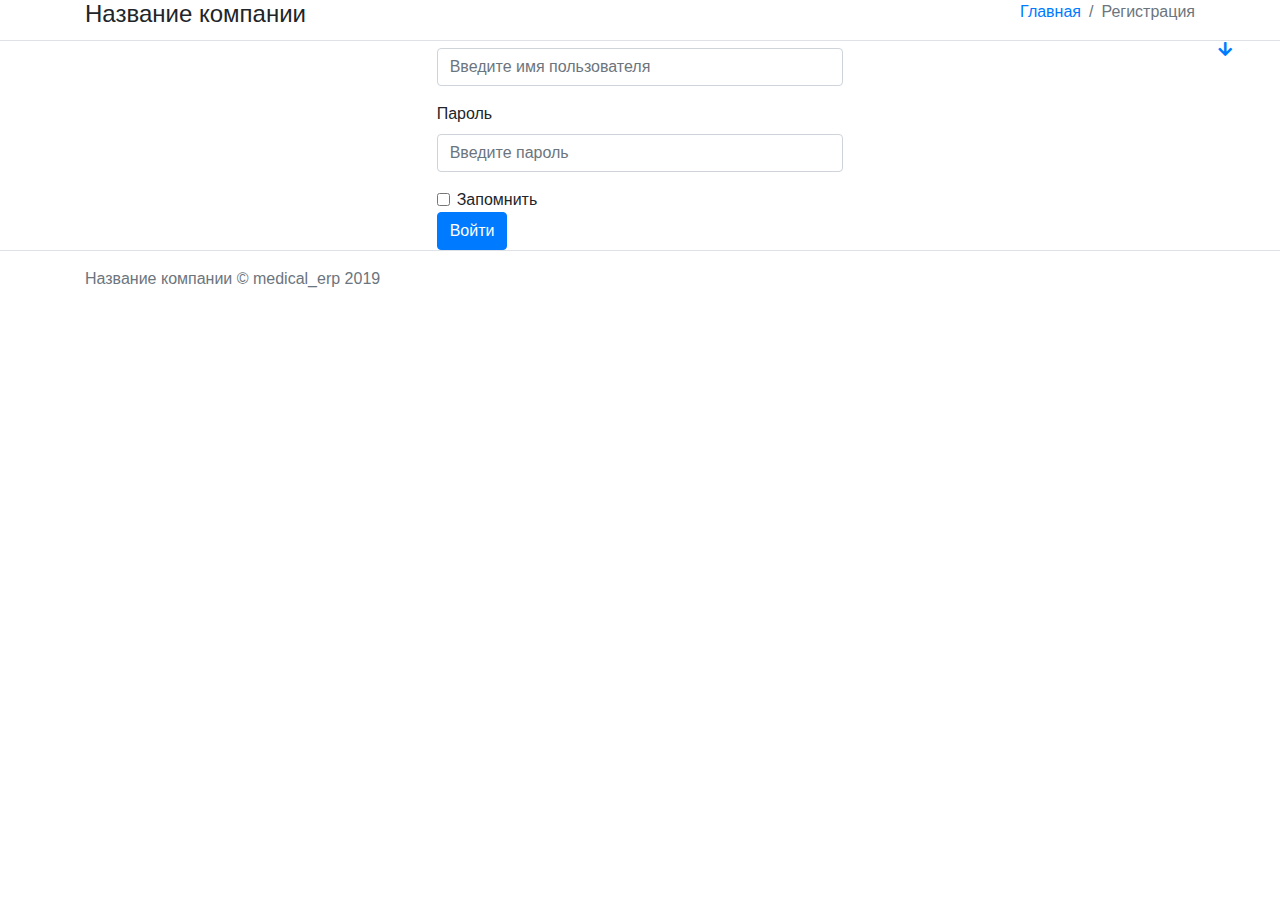
<file: markup/login.html>
<!doctype html>
<html lang="ru">

<head>
	<title>Medical ERP</title>
	<meta charset="utf-8">
	<meta name="viewport" content="width=device-width, initial-scale=1, shrink-to-fit=no">
	<link rel="stylesheet" href="vendor/bootstrap/4.3.1/css/bootstrap.min.css">
	<link rel="stylesheet" href="vendor/fontawesome/5.8.1/css/fontawesome.css">
	<link rel="stylesheet" href="css/main.css">
	<link rel="icon" href="favicon.ico">
</head>

<body class="d-flex flex-column h-100">

	<!--header start-->
	<header class=" hover ">
		<div class="row bg-white border-bottom">
			<div class="container">
				<h4 class="my-0 mr-md-auto font-weight-normal float-left">Название компании</h4>
				<nav class="float-right">
					<ol class="breadcrumb-med">
						<li class="breadcrumb-item"><a href="#">Главная</a></li>
						<li class="breadcrumb-item active" aria-current="page">Регистрация</li>
					</ol>
				</nav>
				<div class="clearfix"></div>
			</div>
		</div>
		<i class="fas fa-arrow-down float-right mr-5 text-primary"></i>
	</header>
	<!--header end-->
	<!--content start-->
	<main role="main" class="flex-shrink-0">
		<div class="row h-100 mt-3">
			<div class="col-12 col-md-4 mx-auto align-self-center">
				<form class="">
					<div class="form-group">
						<label for="exampleInputEmail1">Имя пользователя</label>
						<input type="text" class="form-control" id="exampleInputEmail1" aria-describedby="emailHelp" placeholder="Введите имя пользователя">
					</div>
					<div class="form-group">
						<label for="exampleInputPassword1">Пароль</label>
						<input type="password" class="form-control" id="exampleInputPassword1" placeholder="Введите пароль">
					</div>
					<div class="form-check">
						<input type="checkbox" class="form-check-input" id="exampleCheck1">
						<label class="form-check-label" for="exampleCheck1">Запомнить</label>
					</div>
					<button type="submit" class="btn btn-primary">Войти</button>
				</form>
			</div>
		</div>
		<!--row-->
	</main>
	<!--main-->
	<!--content end-->
	<!--footer start-->
	<footer class="footer mt-auto py-3 border-top">
		<div class="container">
			<span class="text-muted">Название компании &COPY; medical_erp 2019</span>
		</div>
	</footer>
	<!--footer end-->

	<!-- Vendor JavaScript -->
	<script src="vendor/jquery/3.4.0/jquery-3.4.0.slim.min.js"></script>
	<script src="vendor/bootstrap/4.3.1/js/bootstrap.bundle.min.js"></script>
	<script src="vendor/vue/2.6.10/vue.js"></script>
	<!-- Production version
    <script src="vendor/vue/2.6.10/vue.min.js"></script>
	-->
	<script src="vendor/moment/2.24/moment.min.js"></script>
	<script src="vendor/moment/2.22/ru.js"></script>

	<script src="js/utils.js"></script>
</body>

</html>
</file>
<file: client/css/main.css>
body {
  overflow-x: hidden;
}

.hover {
  position: absolute;
  top: -2.8rem;
  width: 100%;
  z-index: 9999999;
}

.hover:hover {
  top: 0px;
}

.breadcrumb-med {
  display: flex;
  list-style: none;
}

.notice a {
  text-decoration: none;
  font-size: 12px;
}

.notice .danger i {
  font-size: 3rem;
  text-align: center;
  color: #721c24;
}

.notice .phone i {
  font-size: 3rem;
  text-align: center;
  color: #155724;
}

.notice span {
  position: relative;
  left: -0%;
  font-weight: bold;
  color: #007bff;
  font-size: 12px;
}

table.timetable td {
  position: relative;
  padding: 0 !important;
}

table.timetable .time {
  width: 10%;
}

table.timetable .doctor {
  min-width: 128px;
  max-width: 256px;
}

table.timetable_week caption {
  caption-side: top;
}

table.timetable_week td {
  position: relative;
  padding: 0 !important;
}

table.timetable_week .time {
  width: 10%;
}

table.timetable_week .doctor {
  width: 12.8%;
}

.item-card {
  position: absolute;
  top: 0px;
}

.pointer {
	cursor: pointer;
}
</file>
<file: markup/css/main.css>
body {
  overflow-x: hidden;
}

.hover {
  position: absolute;
  top: -2.8rem;
  width: 100%;
  z-index: 9999999;
}

.hover:hover {
  top: 0px;
}

.breadcrumb-med {
  display: flex;
  list-style: none;
}

.notice a {
  text-decoration: none;
  font-size: 12px;
}

.notice .danger i {
  font-size: 3rem;
  text-align: center;
  color: #721c24;
}

.notice .phone i {
  font-size: 3rem;
  text-align: center;
  color: #155724;
}

.notice span {
  position: relative;
  left: -0%;
  font-weight: bold;
  color: #007bff;
  font-size: 12px;
}

table.timetable td {
  position: relative;
  padding: 0 !important;
}

table.timetable .time {
  width: 10%;
}

table.timetable .doctor {
  min-width: 128px;
  max-width: 256px;
}

table.timetable_week caption {
  caption-side: top;
}

table.timetable_week td {
  position: relative;
  padding: 0 !important;
}

table.timetable_week .time {
  width: 10%;
}

table.timetable_week .doctor {
  width: 12.8%;
}

.item-card {
  position: absolute;
  top: 0px;
}

.pointer {
	cursor: pointer;
}
</file>
